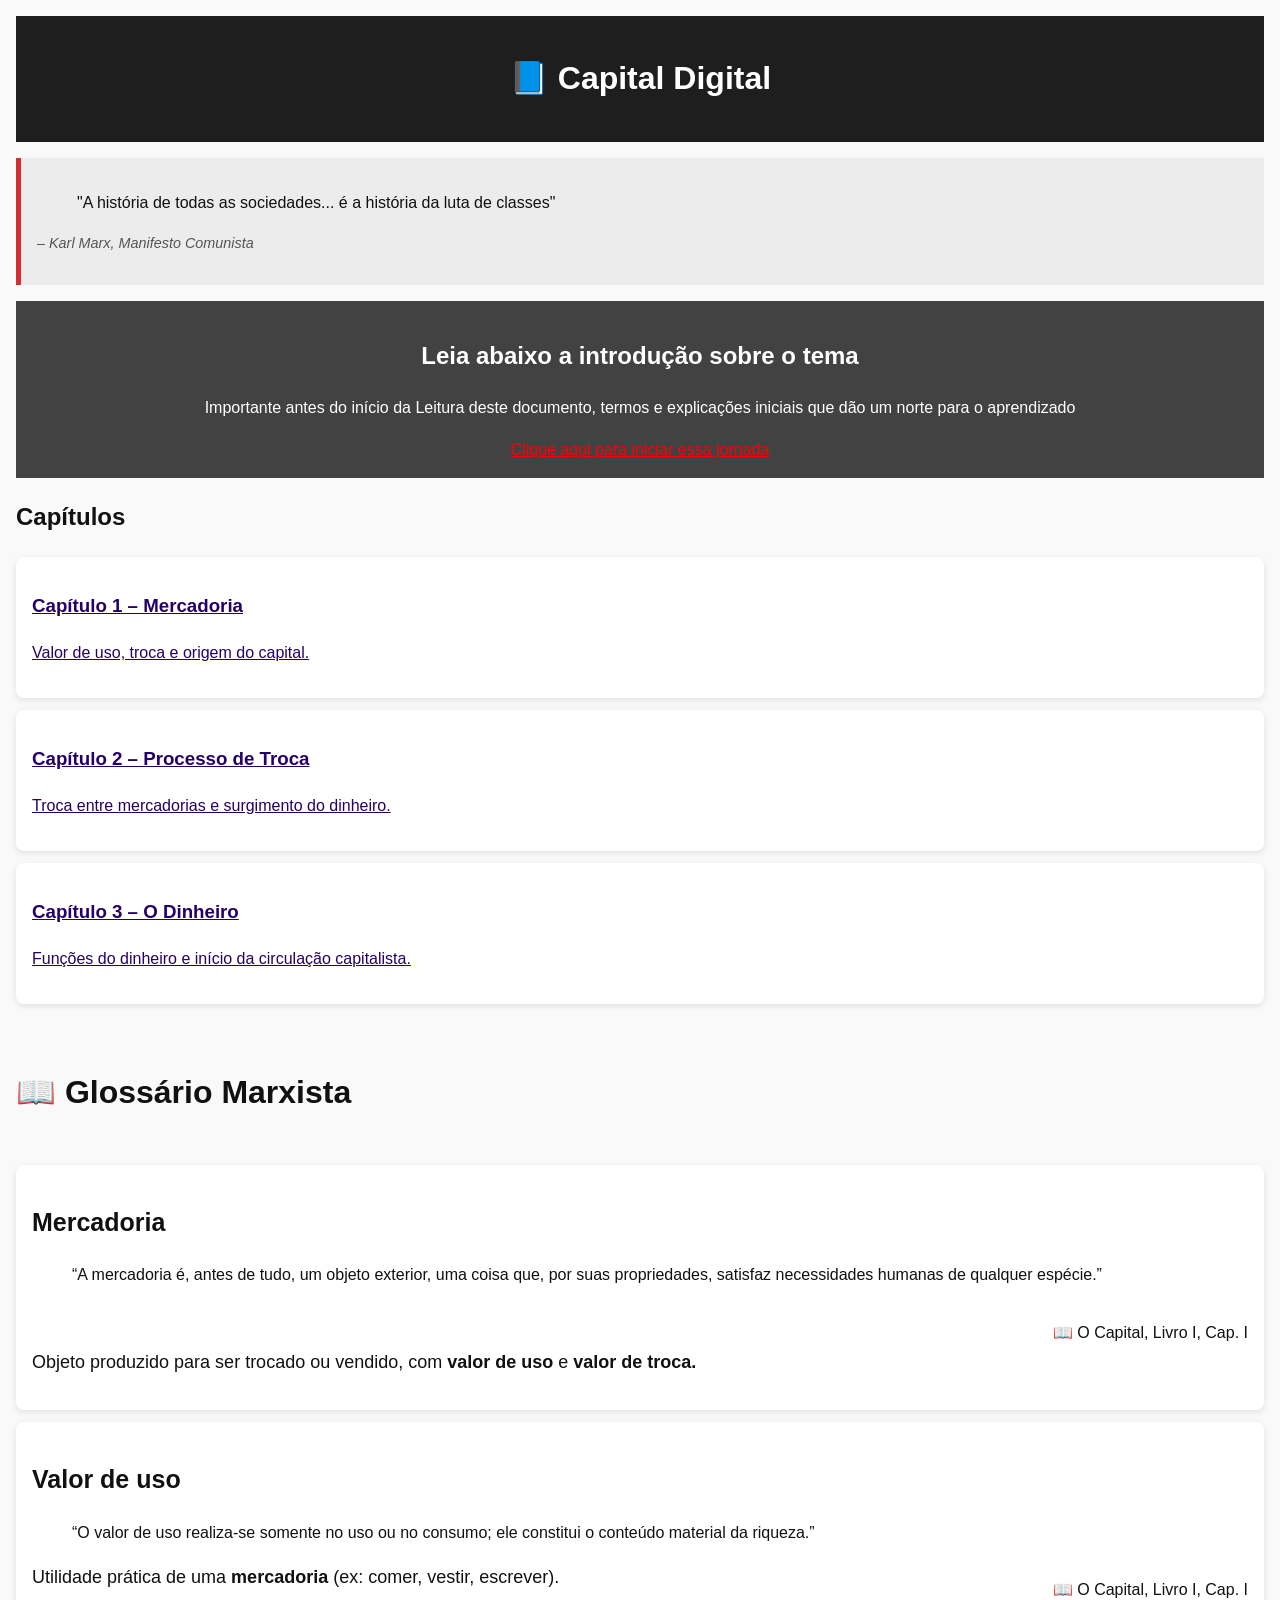
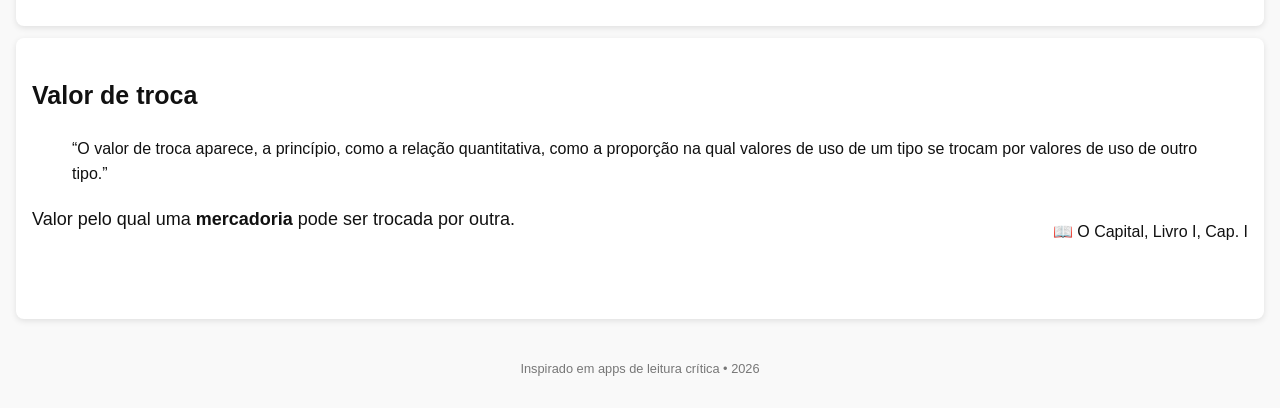
<file: index.html>
<!DOCTYPE html>
<html lang="pt-BR">
<head>
  <meta charset="UTF-8">
  <meta name="viewport" content="width=device-width, initial-scale=1.0">
  <title>Capital Digital</title>
  <link rel="stylesheet" href="estilo.css">
</head>
<body>
  <header>
    <h1>📘 Capital Digital</h1>
  </header>

  <section class="trecho-do-dia">
    <blockquote>
      "A história de todas as sociedades... é a história da luta de classes"
    </blockquote>
    <p class="autor">– Karl Marx, Manifesto Comunista</p>
  </section>
  
  <div class="intro">
    <h2>Leia abaixo a <b>introdução</b> sobre o tema</h2>
    <p>Importante antes do início da Leitura deste documento, termos e explicações iniciais que dão um norte para o aprendizado</p>
    <a href="intro.html" id="intro">Clique aqui para iniciar essa jornada</a>
  </div>

  <section class="capitulos">
    <h2>Capítulos</h2>
    <ul>
      <li>
        <a href="capitulo1.html">
          <h3 id="capitulo1">Capítulo 1 – Mercadoria</h3>
          <p>Valor de uso, troca e origem do capital.</p>
        </a>
      </li>
      <li>
        <a href="capitulo2.html">
          <h3>Capítulo 2 – Processo de Troca</h3>
          <p>Troca entre mercadorias e surgimento do dinheiro.</p>
        </a>
      </li>
      <li>
        <a href="capitulo3.html">
          <h3>Capítulo 3 – O Dinheiro</h3>
          <p>Funções do dinheiro e início da circulação capitalista.</p>
        </a>
      </li>
    </ul>
  </section>

  <br>
  <h1>📖 Glossário Marxista</h1>
  <br>

  <div class="termos">
    <h2 style="font-size: 25px;">Mercadoria</h2> 
    <blockquote style="text-decoration: wavy;">“A mercadoria é, antes de tudo, um objeto exterior, uma coisa que, por suas propriedades, satisfaz necessidades humanas de qualquer espécie.”</blockquote>
    <p style="float: right;">📖 O Capital, Livro I, Cap. I</p>
    <br>
    <p style="font-size: large;">Objeto produzido para ser trocado ou vendido, com <b>valor de uso</b> e <b>valor de troca.</b></p>
  </div>

  <div class="termos">
    <h2 style="font-size: 25px;">Valor de uso</h2>
    <blockquote style="text-decoration: wavy;">“O valor de uso realiza-se somente no uso ou no consumo; ele constitui o conteúdo material da riqueza.”</blockquote>
    <p style="float: right;">📖 O Capital, Livro I, Cap. I</p>
    <p style="font-size: large;">Utilidade prática de uma <b>mercadoria</b> (ex: comer, vestir, escrever).</p>
  </div>

  <div class="termos">
    <h2 style="font-size: 25px;">Valor de troca</h2> 
    <blockquote style="text-decoration: wavy;">“O valor de troca aparece, a princípio, como a relação quantitativa, como a proporção na qual valores de uso de um tipo se trocam por valores de uso de outro tipo.” </blockquote>
    <p style="float: right;">📖 O Capital, Livro I, Cap. I</p>
    <p style="font-size: large;">Valor pelo qual uma <b>mercadoria</b> pode ser trocada por outra.</p>
    <br><br>
  </div>

  <footer>
    <p>Inspirado em apps de leitura crítica • 2026</p>
  </footer>
</body>
</html>
</file>
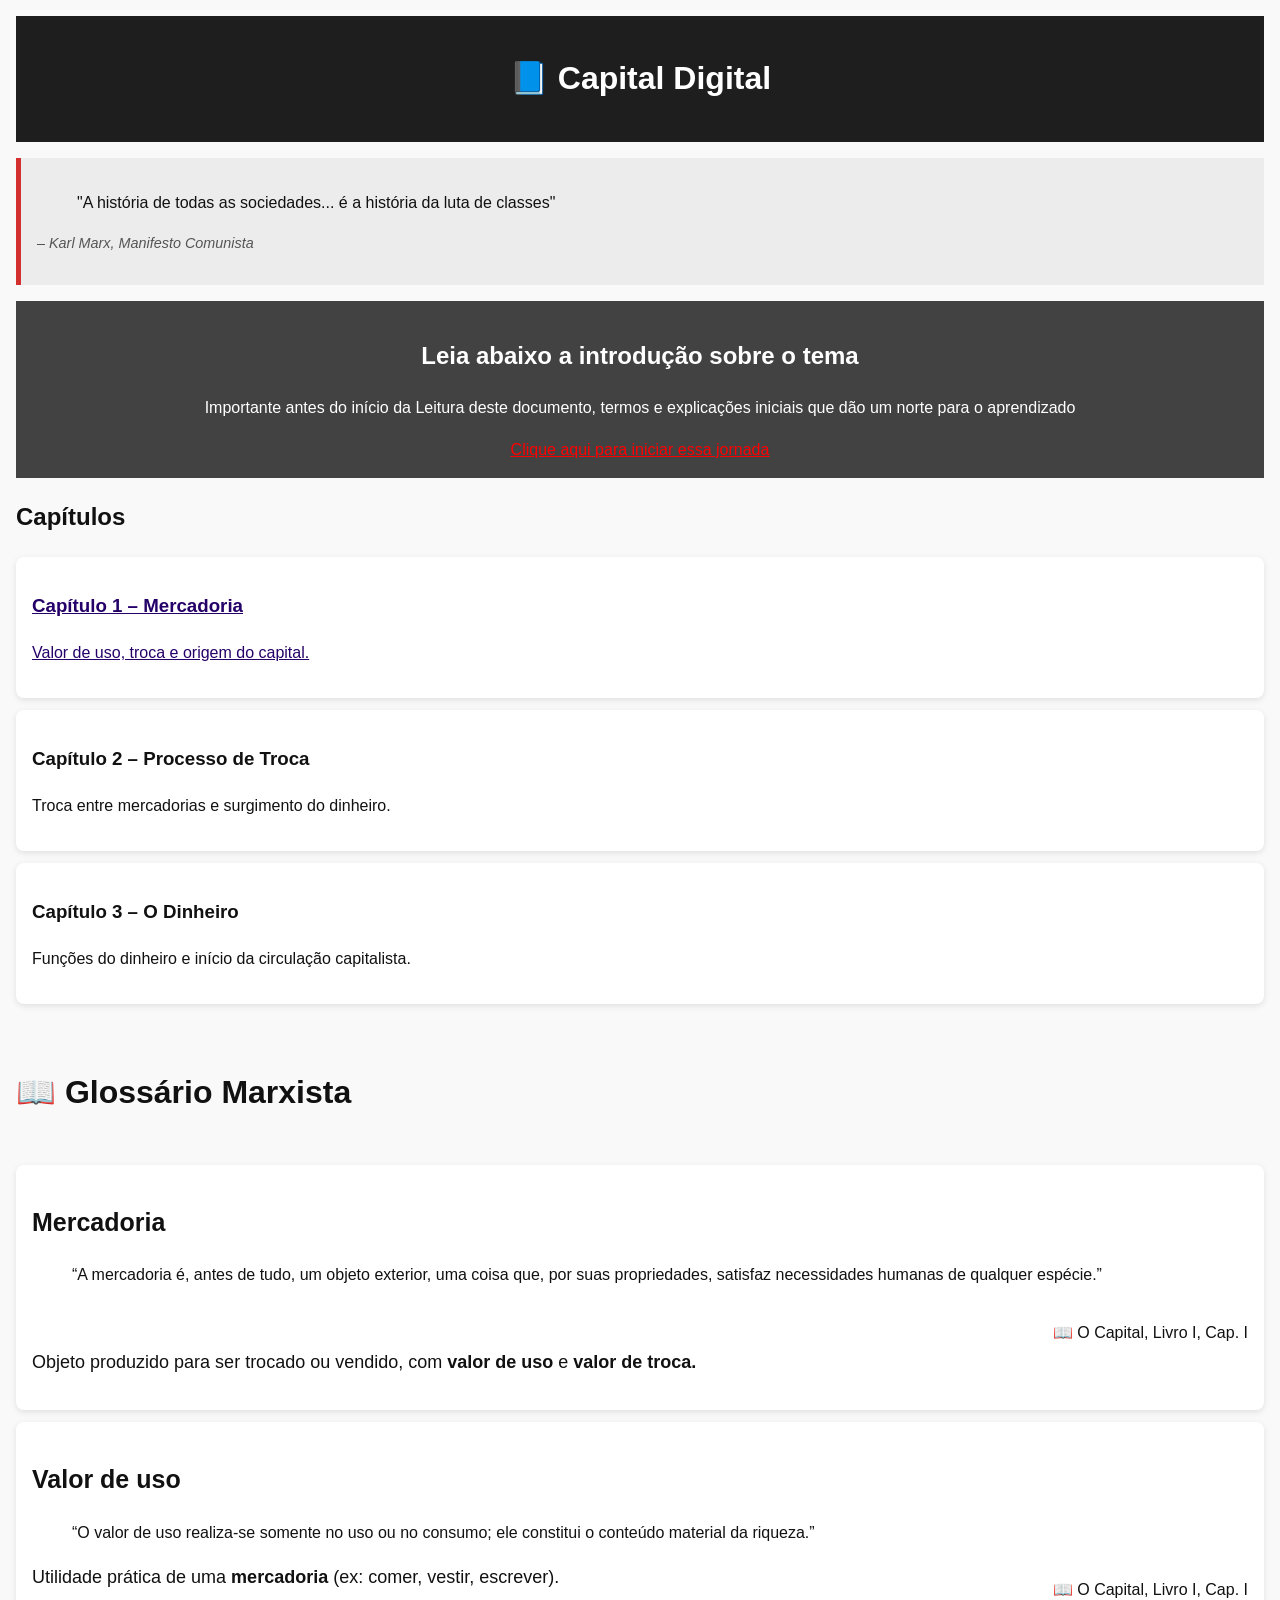
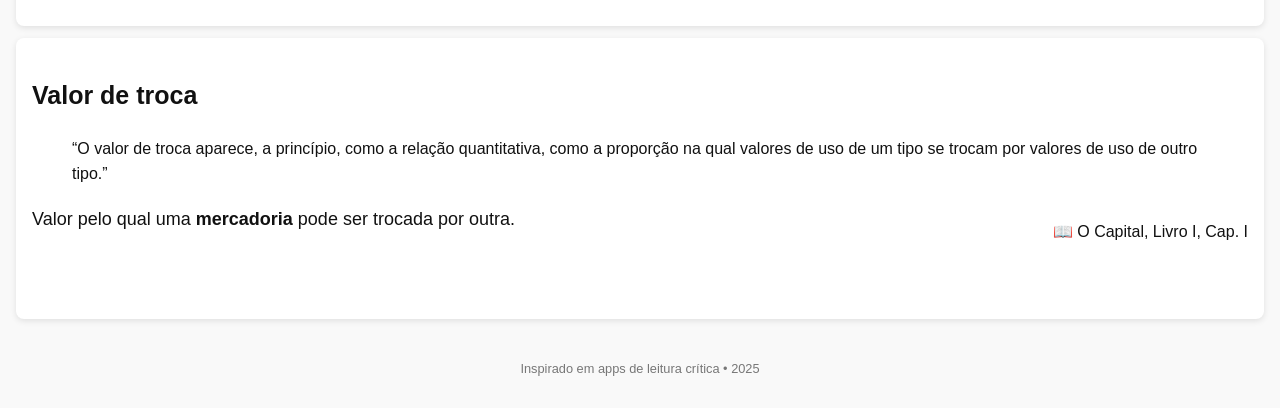
<file: projetoMarx/index.html>
<!DOCTYPE html>
<html lang="pt-BR">
<head>
  <meta charset="UTF-8">
  <meta name="viewport" content="width=device-width, initial-scale=1.0">
  <title>Capital Digital</title>
  <link rel="stylesheet" href="estilo.css">
</head>
<body>
  <header>
    <h1>📘 Capital Digital</h1>
  </header>

  <section class="trecho-do-dia">
    <blockquote>
      "A história de todas as sociedades... é a história da luta de classes"
    </blockquote>
    <p class="autor">– Karl Marx, Manifesto Comunista</p>
  </section>
  
  <div class="intro"><h2>Leia abaixo a <b>introdução</b> sobre o tema</h2>
    <p>Importante antes do início da Leitura deste documento, termos e explicações iniciais que dão um norte para o aprendizado</p>
    <a href="intro.html" id="intro">Clique aqui para iniciar essa jornada</a>
  </div>

  <section class="capitulos">
    <h2>Capítulos</h2>
    <ul>
      <li>
        <a href="capitulo1.html"><h3 id="capitulo1">Capítulo 1 – Mercadoria</h3>
        <p>Valor de uso, troca e origem do capital.</p></a>
      </li>
      <li>
        <h3>Capítulo 2 – Processo de Troca</h3>
        <p>Troca entre mercadorias e surgimento do dinheiro.</p>
      </li>
      <li>
        <h3>Capítulo 3 – O Dinheiro</h3>
        <p>Funções do dinheiro e início da circulação capitalista.</p>
      </li>
    </ul>
  </section>
  <br>
<h1>📖 Glossário Marxista</h1>
<br>
<div class="termos">
<h2 style="font-size: 25px;">Mercadoria</h2> 
<blockquote style="text-decoration: wavy;">“A mercadoria é, antes de tudo, um objeto exterior, uma coisa que, por suas propriedades, satisfaz necessidades humanas de qualquer espécie.”</blockquote>
<p style="float: right;">📖 O Capital, Livro I, Cap. I</p>
<br>
<p style="font-size: large;">Objeto produzido para ser trocado ou vendido, com <b>valor de uso</b> e <b>valor de troca.</b></p>
</div>

<div class="termos">
<h2 style="font-size: 25px;">Valor de uso</h2>
<blockquote style="text-decoration: wavy;">“O valor de uso realiza-se somente no uso ou no consumo; ele constitui o conteúdo material da riqueza.”</blockquote>
<p style="float: right;">📖 O Capital, Livro I, Cap. I</p>
<p style="font-size: large;">Utilidade prática de uma <b>mercadoria</b> (ex: comer, vestir, escrever).</b></p>
</div>

<div class="termos">
<h2 style="font-size: 25px;">Valor de troca</h2> 
<blockquote style="text-decoration: wavy;">“O valor de troca aparece, a princípio, como a relação quantitativa, como a proporção na qual valores de uso de um tipo se trocam por valores de uso de outro tipo.” </blockquote>
<p style="float: right;">📖 O Capital, Livro I, Cap. I</p>
<p style="font-size: large;">Valor pelo qual uma <b>mercadoria</b> pode ser trocada por outra.</b></p>
<br> <br>
</div>

  <footer>
    <p>Inspirado em apps de leitura crítica • 2025</p>
  </footer>
</body>
</html>
</file>
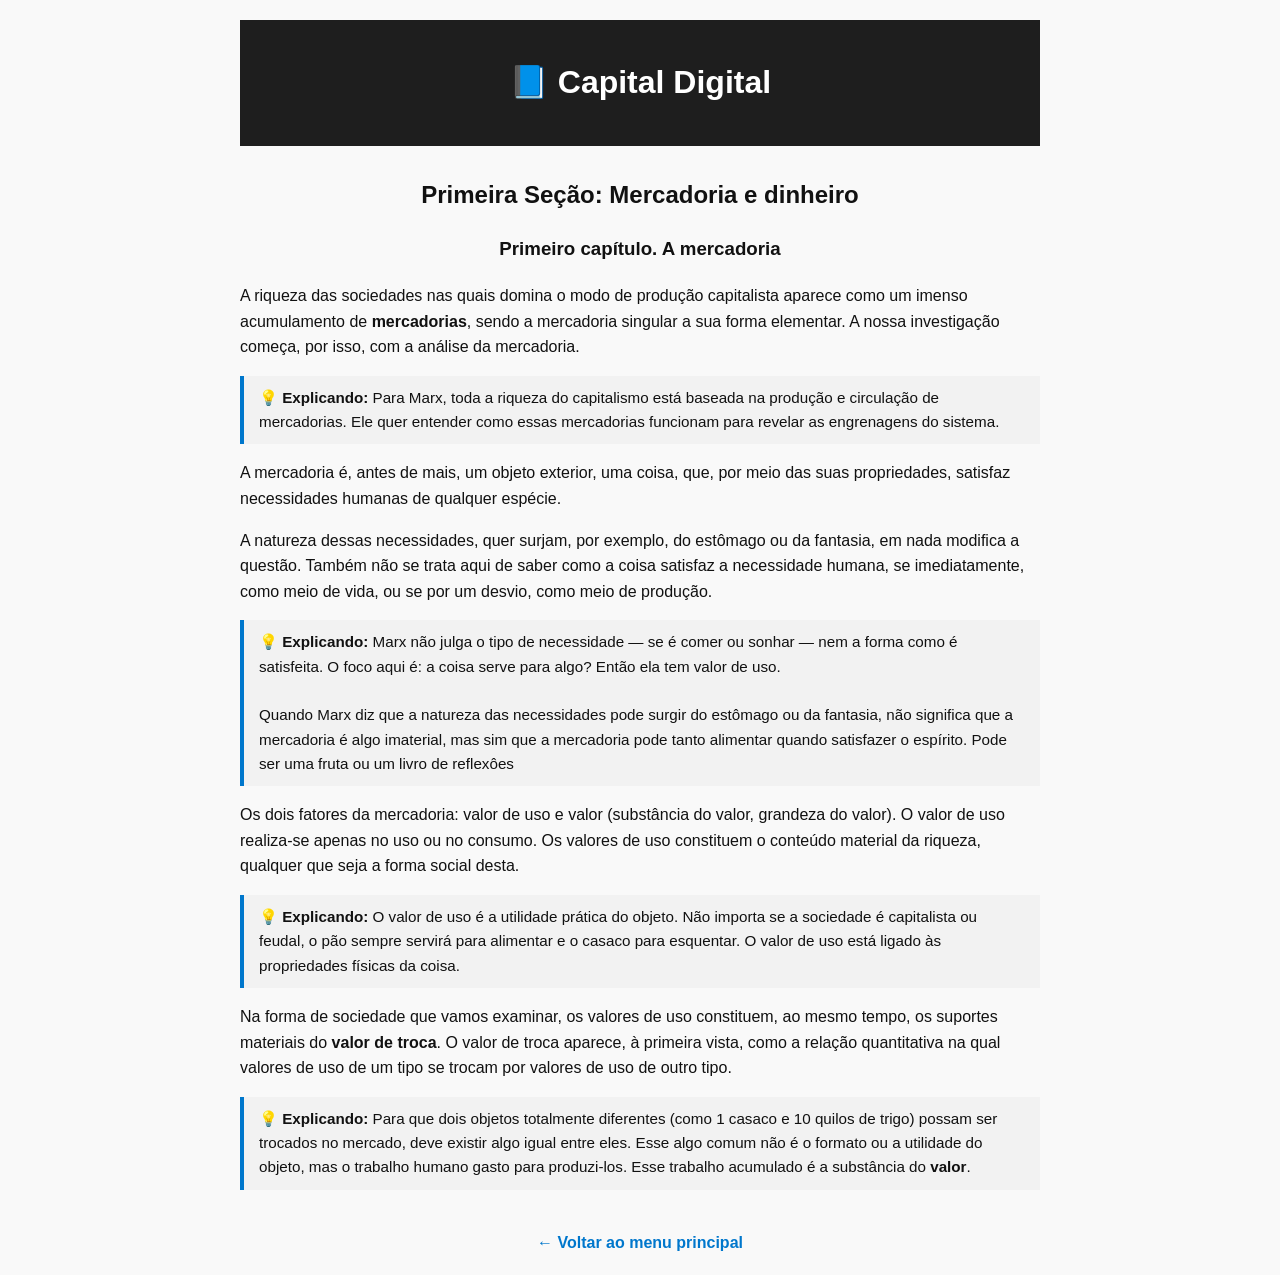
<file: capitulo1.html>
<!DOCTYPE html>
<html lang="pt-BR">
<head>
 <meta charset="UTF-8">
  <meta name="viewport" content="width=device-width, initial-scale=1.0">
  <title>Capital Digital</title>
  <link rel="stylesheet" href="estilo.css">
  <style>
    body {
      font-family: Arial, sans-serif;
      line-height: 1.6;
      padding: 20px;
      max-width: 800px;
      margin: auto;
    }

    .explicacao {
      background-color: #f2f2f2;
      border-left: 4px solid #0077cc;
      padding: 10px 15px;
      margin: 15px 0;
      font-size: 0.95em;
    }

    header {
      text-align: center;
      margin-bottom: 30px;
    }

    h2, h3 {
      text-align: center;
    }
  </style>
</head>
<body>
  <header>
    <h1>📘 Capital Digital</h1>
  </header>

  <h2>Primeira Seção: Mercadoria e dinheiro</h2>
  <h3>Primeiro capítulo. A mercadoria</h3>

  <p>A riqueza das sociedades nas quais domina o modo de produção capitalista aparece como um imenso acumulamento de <b>mercadorias</b>, sendo a mercadoria singular a sua forma elementar. A nossa investigação começa, por isso, com a análise da mercadoria.</p>

  <div class="explicacao">
    💡 <b>Explicando:</b> Para Marx, toda a riqueza do capitalismo está baseada na produção e circulação de mercadorias. Ele quer entender como essas mercadorias funcionam para revelar as engrenagens do sistema.
  </div>

  <p>A mercadoria é, antes de mais, um objeto exterior, uma coisa, que, por meio das suas propriedades, satisfaz necessidades humanas de qualquer espécie.</p>

  <p>A natureza dessas necessidades, quer surjam, por exemplo, do estômago ou da fantasia, em nada modifica a questão. Também não se trata aqui de saber como a coisa satisfaz a necessidade humana, se imediatamente, como meio de vida, ou se por um desvio, como meio de produção.</p>

  <div class="explicacao">
  💡 <b>Explicando:</b> Marx não julga o tipo de necessidade — se é comer ou sonhar — nem a forma como é satisfeita. O foco aqui é: a coisa serve para algo? Então ela tem valor de uso. <br> <br> 
    
   Quando Marx diz que a natureza das necessidades pode surgir do estômago ou da fantasia, não significa que a mercadoria é algo imaterial, mas sim que a mercadoria pode tanto alimentar quando satisfazer o espírito. Pode ser uma fruta ou um livro de reflexôes
  </div>
  <p>Os dois fatores da mercadoria: valor de uso e valor (substância do valor, grandeza do valor). O valor de uso realiza-se apenas no uso ou no consumo. Os valores de uso constituem o conteúdo material da riqueza, qualquer que seja a forma social desta.</p>

  <div class="explicacao">
    💡 <b>Explicando:</b> O valor de uso é a utilidade prática do objeto. Não importa se a sociedade é capitalista ou feudal, o pão sempre servirá para alimentar e o casaco para esquentar. O valor de uso está ligado às propriedades físicas da coisa.
  </div>

  <p>Na forma de sociedade que vamos examinar, os valores de uso constituem, ao mesmo tempo, os suportes materiais do <b>valor de troca</b>. O valor de troca aparece, à primeira vista, como a relação quantitativa na qual valores de uso de um tipo se trocam por valores de uso de outro tipo.</p>

  <div class="explicacao">
    💡 <b>Explicando:</b> Para que dois objetos totalmente diferentes (como 1 casaco e 10 quilos de trigo) possam ser trocados no mercado, deve existir algo igual entre eles. Esse algo comum não é o formato ou a utilidade do objeto, mas o trabalho humano gasto para produzi-los. Esse trabalho acumulado é a substância do <b>valor</b>.
  </div>

  <div style="text-align: center; margin-top: 40px;">
    <a href="index.html" style="color: #0077cc; text-decoration: none; font-weight: bold;">← Voltar ao menu principal</a>
  </div>
</body>
</html>
</file>
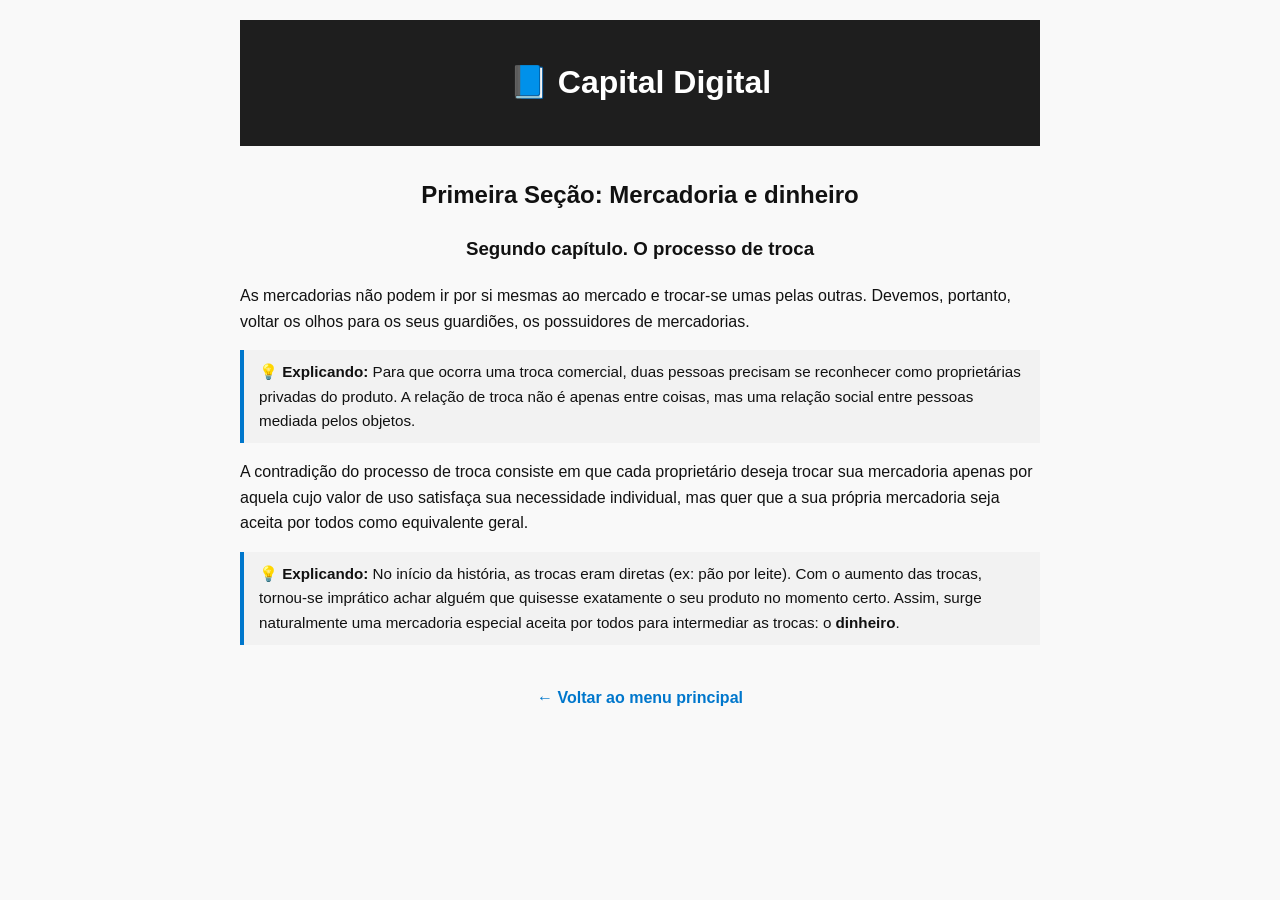
<file: capitulo2.html>
<!DOCTYPE html>
<html lang="pt-BR">
<head>
  <meta charset="UTF-8">
  <meta name="viewport" content="width=device-width, initial-scale=1.0">
  <title>Capital Digital - Capítulo 2</title>
  <link rel="stylesheet" href="estilo.css">
  <style>
    body {
      font-family: Arial, sans-serif;
      line-height: 1.6;
      padding: 20px;
      max-width: 800px;
      margin: auto;
    }

    .explicacao {
      background-color: #f2f2f2;
      border-left: 4px solid #0077cc;
      padding: 10px 15px;
      margin: 15px 0;
      font-size: 0.95em;
    }

    header {
      text-align: center;
      margin-bottom: 30px;
    }

    h2, h3 {
      text-align: center;
    }
  </style>
</head>
<body>
  <header>
    <h1>📘 Capital Digital</h1>
  </header>

  <h2>Primeira Seção: Mercadoria e dinheiro</h2>
  <h3>Segundo capítulo. O processo de troca</h3>

  <p>As mercadorias não podem ir por si mesmas ao mercado e trocar-se umas pelas outras. Devemos, portanto, voltar os olhos para os seus guardiões, os possuidores de mercadorias.</p>

  <div class="explicacao">
    💡 <b>Explicando:</b> Para que ocorra uma troca comercial, duas pessoas precisam se reconhecer como proprietárias privadas do produto. A relação de troca não é apenas entre coisas, mas uma relação social entre pessoas mediada pelos objetos.
  </div>

  <p>A contradição do processo de troca consiste em que cada proprietário deseja trocar sua mercadoria apenas por aquela cujo valor de uso satisfaça sua necessidade individual, mas quer que a sua própria mercadoria seja aceita por todos como equivalente geral.</p>

  <div class="explicacao">
    💡 <b>Explicando:</b> No início da história, as trocas eram diretas (ex: pão por leite). Com o aumento das trocas, tornou-se imprático achar alguém que quisesse exatamente o seu produto no momento certo. Assim, surge naturalmente uma mercadoria especial aceita por todos para intermediar as trocas: o <b>dinheiro</b>.
  </div>

  <div style="text-align: center; margin-top: 40px;">
    <a href="index.html" style="color: #0077cc; text-decoration: none; font-weight: bold;">← Voltar ao menu principal</a>
  </div>
</body>
</html>
</file>
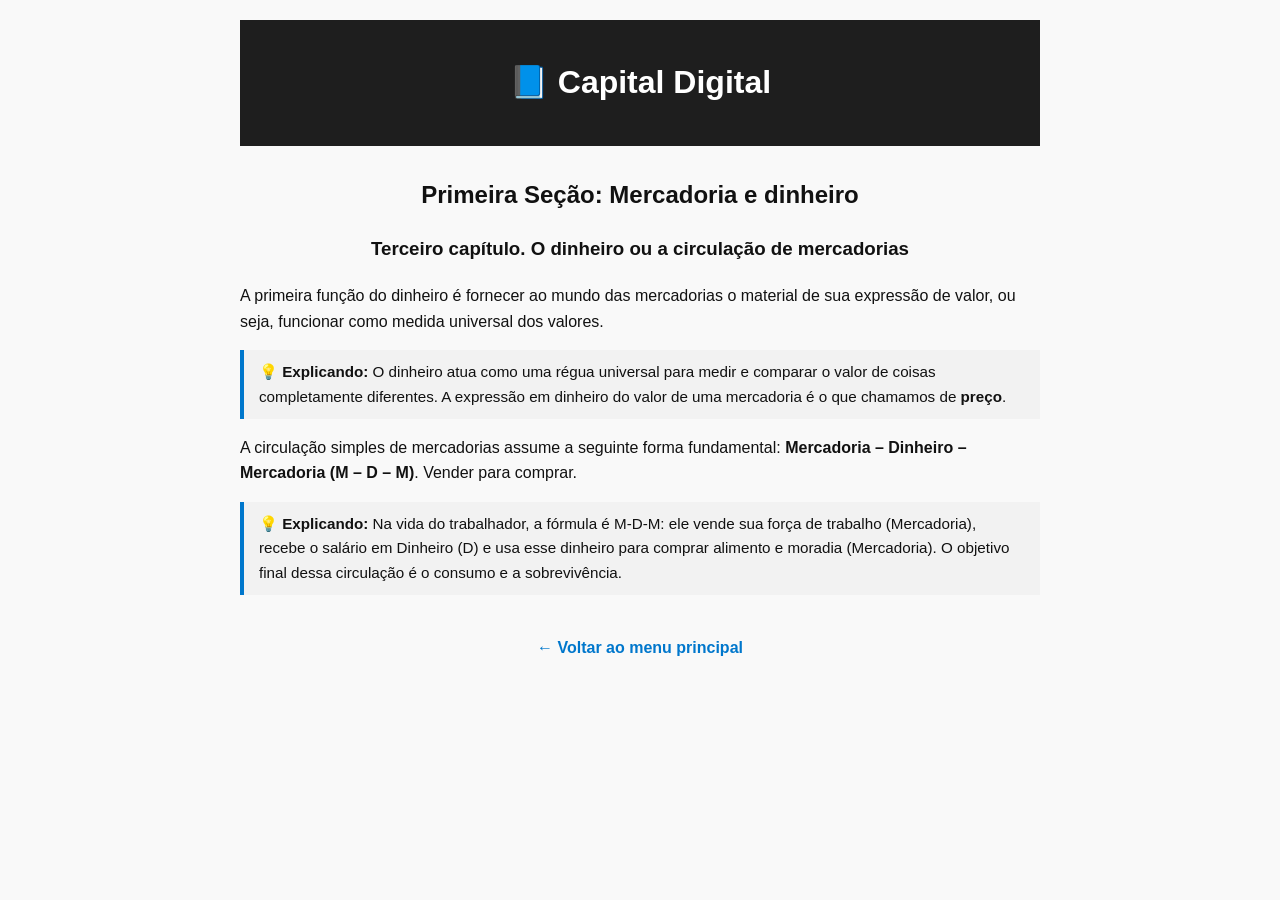
<file: capitulo3.html>
<!DOCTYPE html>
<html lang="pt-BR">
<head>
  <meta charset="UTF-8">
  <meta name="viewport" content="width=device-width, initial-scale=1.0">
  <title>Capital Digital - Capítulo 3</title>
  <link rel="stylesheet" href="estilo.css">
  <style>
    body {
      font-family: Arial, sans-serif;
      line-height: 1.6;
      padding: 20px;
      max-width: 800px;
      margin: auto;
    }

    .explicacao {
      background-color: #f2f2f2;
      border-left: 4px solid #0077cc;
      padding: 10px 15px;
      margin: 15px 0;
      font-size: 0.95em;
    }

    header {
      text-align: center;
      margin-bottom: 30px;
    }

    h2, h3 {
      text-align: center;
    }
  </style>
</head>
<body>
  <header>
    <h1>📘 Capital Digital</h1>
  </header>

  <h2>Primeira Seção: Mercadoria e dinheiro</h2>
  <h3>Terceiro capítulo. O dinheiro ou a circulação de mercadorias</h3>

  <p>A primeira função do dinheiro é fornecer ao mundo das mercadorias o material de sua expressão de valor, ou seja, funcionar como medida universal dos valores.</p>

  <div class="explicacao">
    💡 <b>Explicando:</b> O dinheiro atua como uma régua universal para medir e comparar o valor de coisas completamente diferentes. A expressão em dinheiro do valor de uma mercadoria é o que chamamos de <b>preço</b>.
  </div>

  <p>A circulação simples de mercadorias assume a seguinte forma fundamental: <b>Mercadoria – Dinheiro – Mercadoria (M – D – M)</b>. Vender para comprar.</p>

  <div class="explicacao">
    💡 <b>Explicando:</b> Na vida do trabalhador, a fórmula é M-D-M: ele vende sua força de trabalho (Mercadoria), recebe o salário em Dinheiro (D) e usa esse dinheiro para comprar alimento e moradia (Mercadoria). O objetivo final dessa circulação é o consumo e a sobrevivência.
  </div>

  <div style="text-align: center; margin-top: 40px;">
    <a href="index.html" style="color: #0077cc; text-decoration: none; font-weight: bold;">← Voltar ao menu principal</a>
  </div>
</body>
</html>
</file>
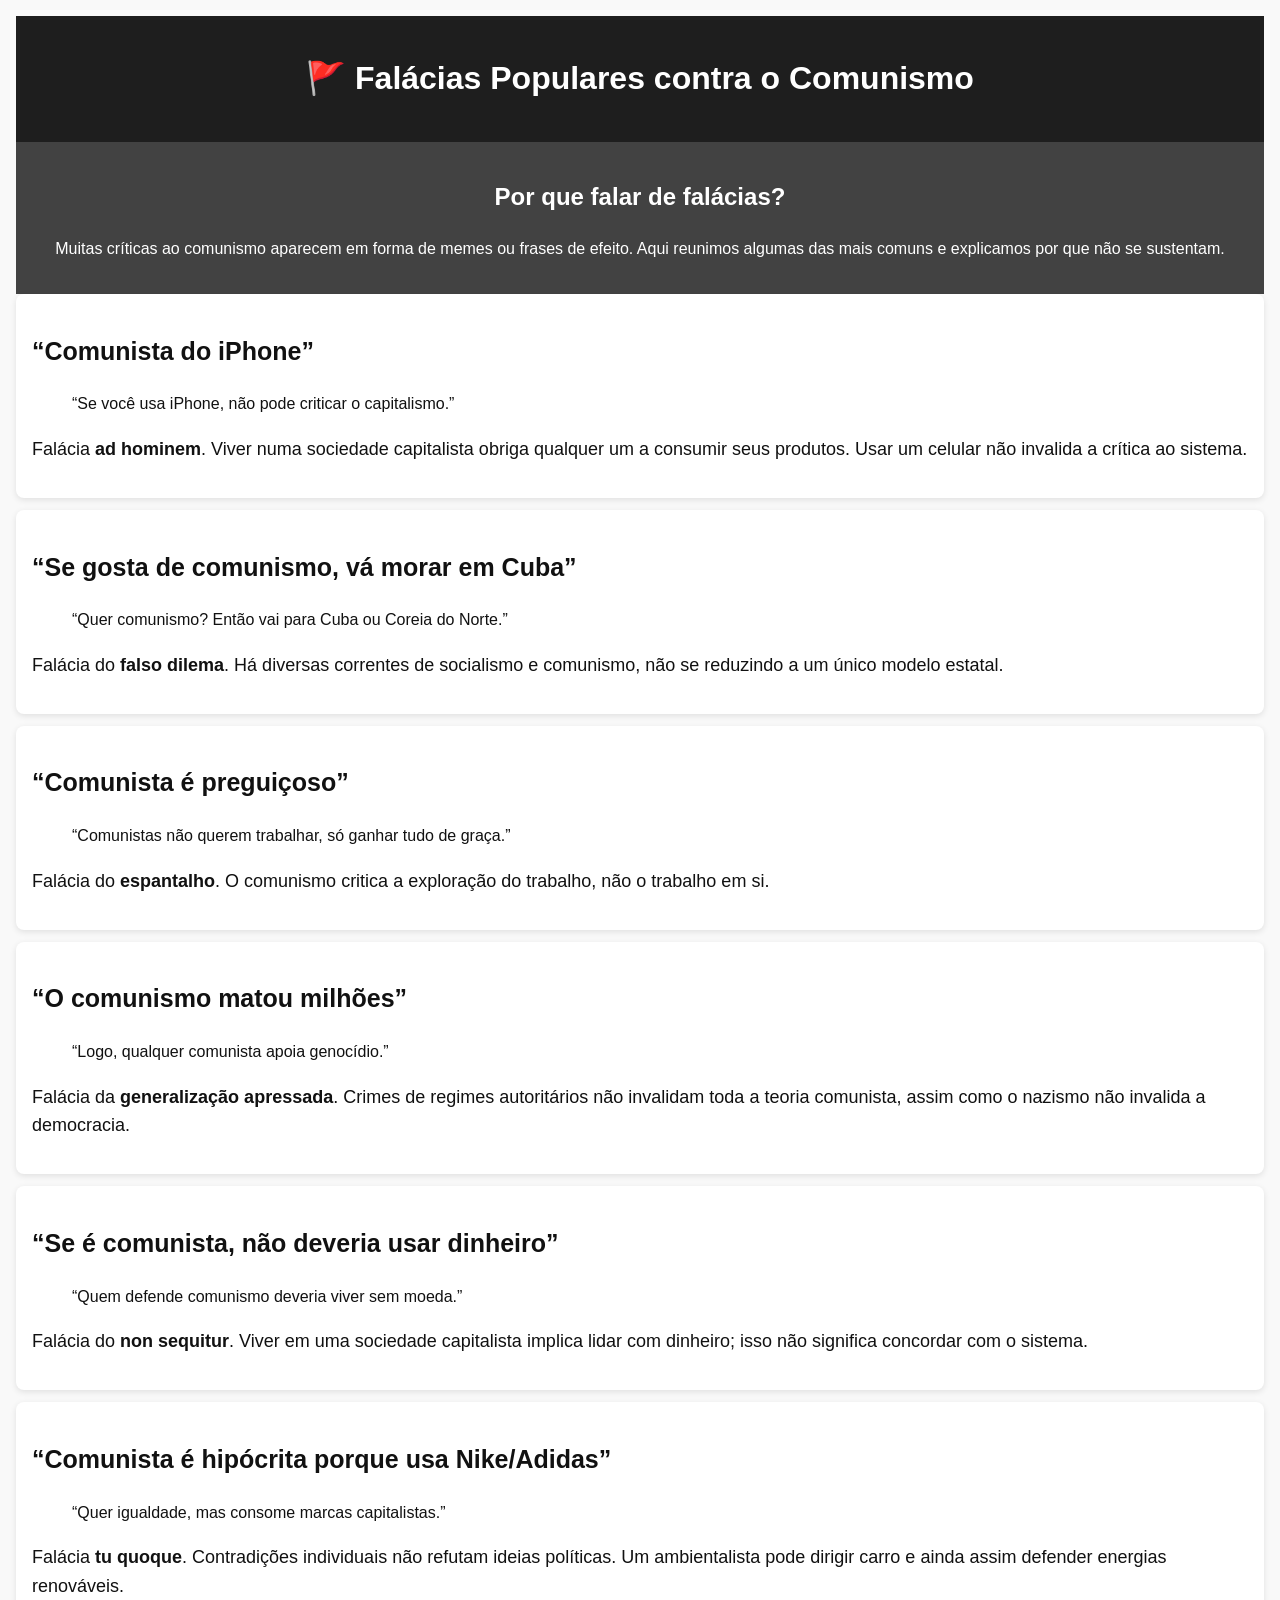
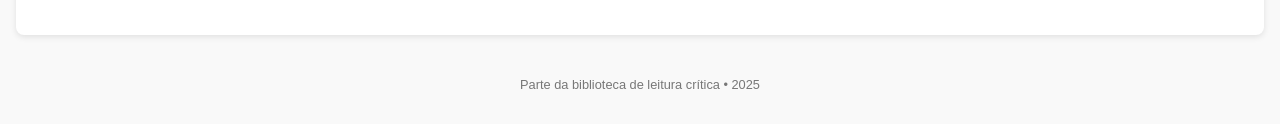
<file: falacias.html>
<!DOCTYPE html>
<html lang="pt-BR">
<head>
  <meta charset="UTF-8">
  <meta name="viewport" content="width=device-width, initial-scale=1.0">
  <title>Falácias Populares</title>
  <link rel="stylesheet" href="estilo.css">
</head>
<body>
  <header>
    <h1>🚩 Falácias Populares contra o Comunismo</h1>
  </header>

  <section class="intro">
    <h2>Por que falar de falácias?</h2>
    <p>Muitas críticas ao comunismo aparecem em forma de memes ou frases de efeito. 
    Aqui reunimos algumas das mais comuns e explicamos por que não se sustentam.</p>
  </section>

  <div class="termos">
    <h2 style="font-size: 25px;">“Comunista do iPhone”</h2>
    <blockquote>“Se você usa iPhone, não pode criticar o capitalismo.”</blockquote>
    <p style="font-size: large;">Falácia <b>ad hominem</b>. 
    Viver numa sociedade capitalista obriga qualquer um a consumir seus produtos. 
    Usar um celular não invalida a crítica ao sistema.</p>
  </div>

  <div class="termos">
    <h2 style="font-size: 25px;">“Se gosta de comunismo, vá morar em Cuba”</h2>
    <blockquote>“Quer comunismo? Então vai para Cuba ou Coreia do Norte.”</blockquote>
    <p style="font-size: large;">Falácia do <b>falso dilema</b>. 
    Há diversas correntes de socialismo e comunismo, não se reduzindo a um único modelo estatal.</p>
  </div>

  <div class="termos">
    <h2 style="font-size: 25px;">“Comunista é preguiçoso”</h2>
    <blockquote>“Comunistas não querem trabalhar, só ganhar tudo de graça.”</blockquote>
    <p style="font-size: large;">Falácia do <b>espantalho</b>. 
    O comunismo critica a exploração do trabalho, não o trabalho em si.</p>
  </div>

  <div class="termos">
    <h2 style="font-size: 25px;">“O comunismo matou milhões”</h2>
    <blockquote>“Logo, qualquer comunista apoia genocídio.”</blockquote>
    <p style="font-size: large;">Falácia da <b>generalização apressada</b>. 
    Crimes de regimes autoritários não invalidam toda a teoria comunista, assim como o nazismo não invalida a democracia.</p>
  </div>

  <div class="termos">
    <h2 style="font-size: 25px;">“Se é comunista, não deveria usar dinheiro”</h2>
    <blockquote>“Quem defende comunismo deveria viver sem moeda.”</blockquote>
    <p style="font-size: large;">Falácia do <b>non sequitur</b>. 
    Viver em uma sociedade capitalista implica lidar com dinheiro; isso não significa concordar com o sistema.</p>
  </div>

  <div class="termos">
    <h2 style="font-size: 25px;">“Comunista é hipócrita porque usa Nike/Adidas”</h2>
    <blockquote>“Quer igualdade, mas consome marcas capitalistas.”</blockquote>
    <p style="font-size: large;">Falácia <b>tu quoque</b>. 
    Contradições individuais não refutam ideias políticas. 
    Um ambientalista pode dirigir carro e ainda assim defender energias renováveis.</p>
  </div>

  <footer>
    <p>Parte da biblioteca de leitura crítica • 2025</p>
  </footer>
</body>
</html>
</file>
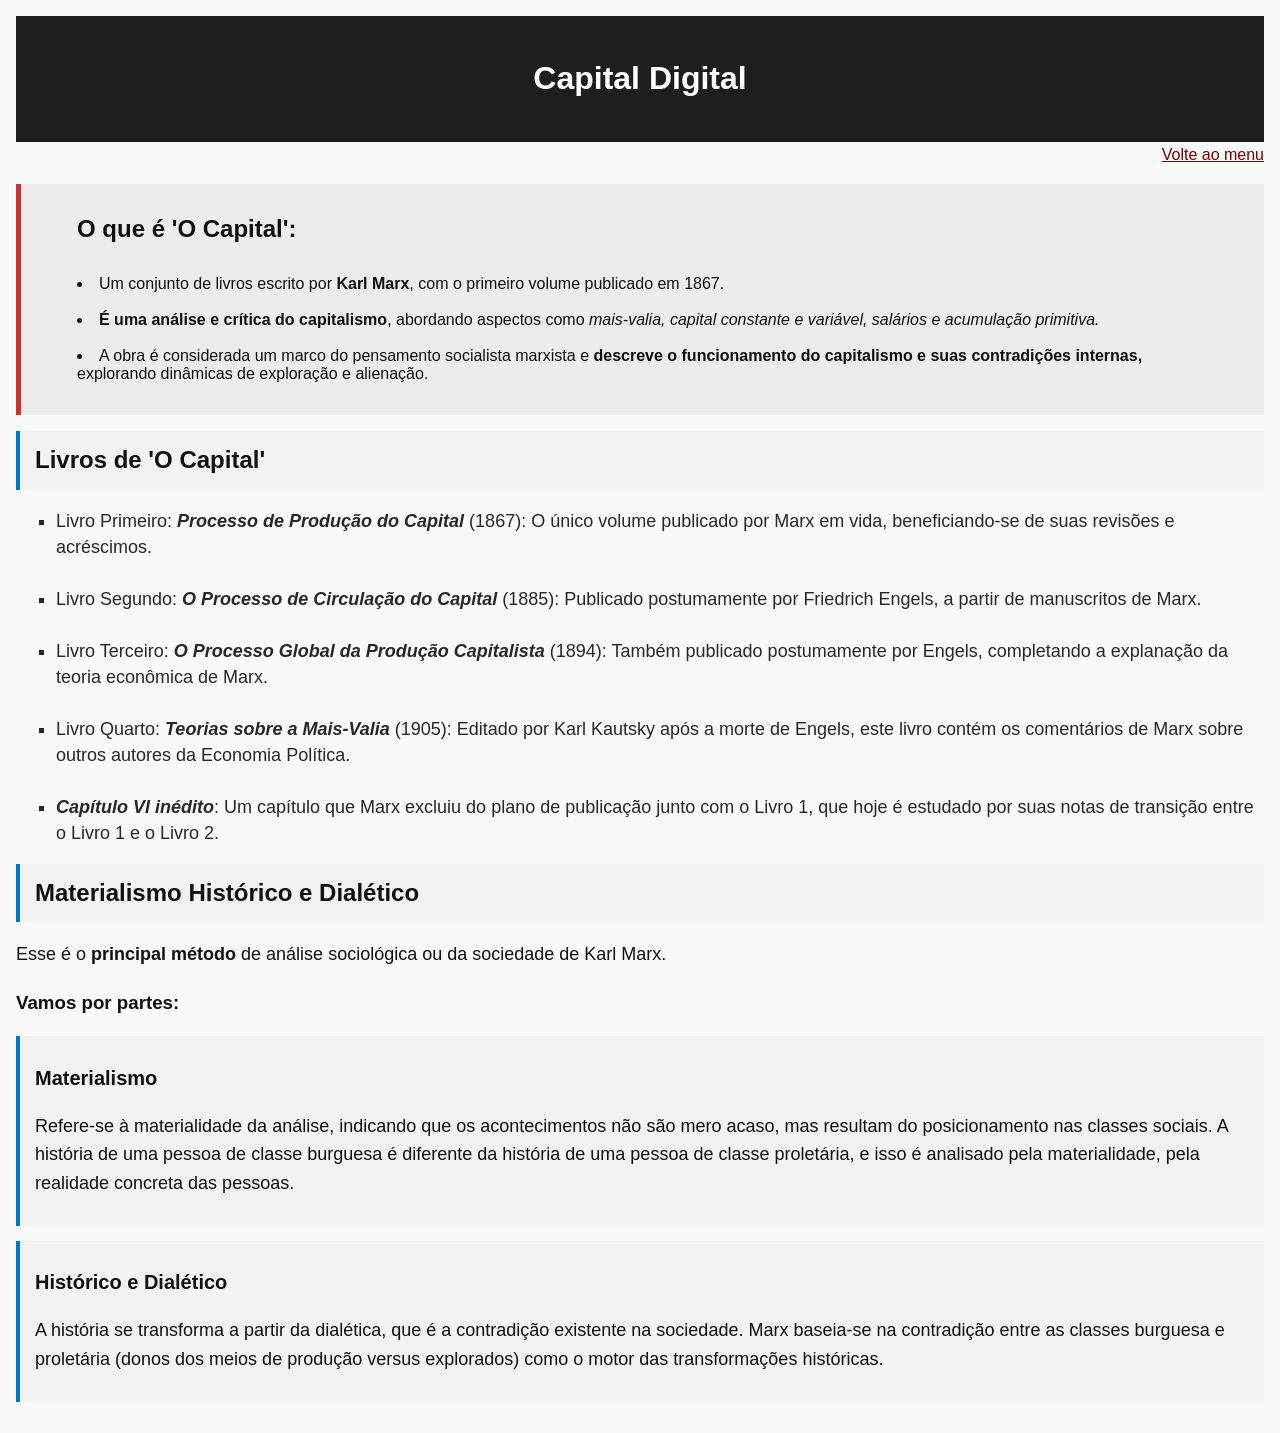
<file: intro.html>
<!DOCTYPE html>
<html lang="pt-BR">
<head>
  <meta charset="UTF-8">
  <meta name="viewport" content="width=device-width, initial-scale=1.0">
  <title>Capital Digital</title>
  <link rel="stylesheet" href="estilo.css">
</head>
<body>
  <header>
    <h1>Capital Digital</h1>
  </header>
<a rel="stylesheet" href="index.html" style="float: right; color: rgb(119, 0, 0)">Volte ao menu</a>
<br>
  
  <section class="inicio">
    <blockquote>
       <h2>O que é 'O Capital':</h2>
       <br>
       <li>
        Um conjunto de livros escrito por <b>Karl Marx</b>, com o primeiro volume publicado em 1867.</li>
        <br>
        <LI><b>É uma análise e crítica do capitalismo</b>, abordando aspectos como <i>mais-valia, capital constante e variável, salários e acumulação primitiva.</i></LI> 
        <br>
        <li>A obra é considerada um marco do pensamento socialista marxista e <b>descreve o funcionamento do capitalismo e suas contradições internas,</b> explorando dinâmicas de exploração e alienação.</li>
    </section>

<h2 class="livros">Livros de 'O Capital'</h2>

<ul id="listalivros">
<li>Livro Primeiro: <b><i>Processo de Produção do Capital</i></b> (1867): O único volume publicado por Marx em vida, beneficiando-se de suas revisões e acréscimos.</li>
<br>
<li>Livro Segundo: <b><i>O Processo de Circulação do Capital</i></b> (1885): Publicado postumamente por Friedrich Engels, a partir de manuscritos de Marx.</li>
<br>
<li>Livro Terceiro: <b><i>O Processo Global da Produção Capitalista</i></b> (1894): Também publicado postumamente por Engels, completando a explanação da teoria econômica de Marx.</li>
<br>
<li>Livro Quarto: <b><i>Teorias sobre a Mais-Valia</i></b> (1905): Editado por Karl Kautsky após a morte de Engels, este livro contém os comentários de Marx sobre outros autores da Economia Política.</li>
<br>
<li><b><i>Capítulo VI inédito</i></b>: Um capítulo que Marx excluiu do plano de publicação junto com o Livro 1, que hoje é estudado por suas notas de transição entre o Livro 1 e o Livro 2.</li>
 </ul>

<h2 class="livros">Materialismo Histórico e Dialético</h2>
<p style="font-size: large;">Esse é o <b>principal método</b> de análise sociológica ou da sociedade de Karl Marx.</p>
<h3>Vamos por partes:</h3>

<div class="metodo"><p><b style="font-size: 20px;">Materialismo</b></p>
<p style="font-size: large;">Refere-se à materialidade da análise, indicando que os acontecimentos não são mero acaso, mas resultam do posicionamento nas classes sociais. A história de uma pessoa de classe burguesa é diferente da história de uma pessoa de classe proletária, e isso é analisado pela materialidade, pela realidade concreta das pessoas.</p>
</div>

<div class="metodo"><p><b style="font-size: 20px;">Histórico e Dialético</b></p>
<p style="font-size: large;"> A história se transforma a partir da dialética, que é a contradição existente na sociedade. Marx baseia-se na contradição entre as classes burguesa e proletária (donos dos meios de produção versus explorados) como o motor das transformações históricas.</p>
</div>
</file>
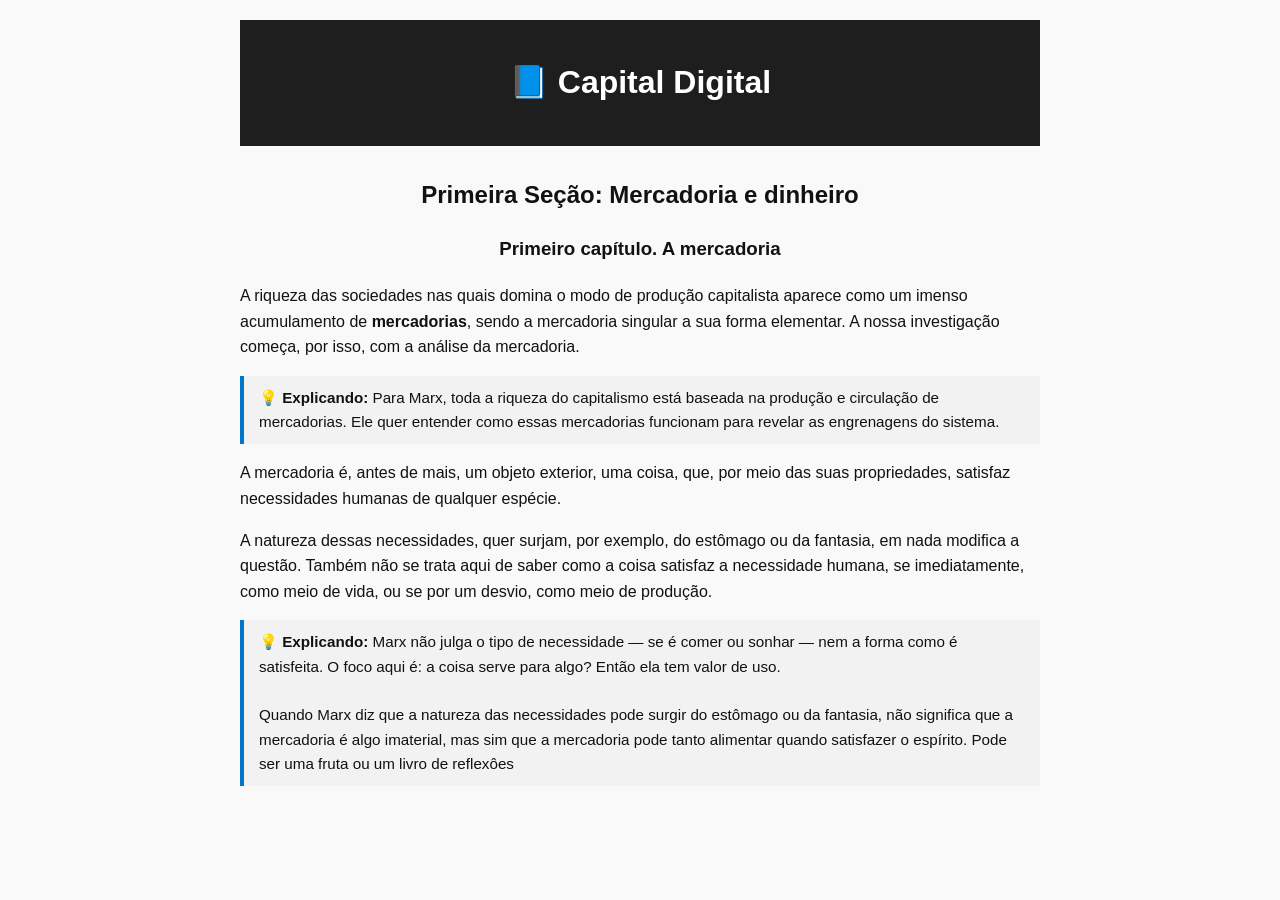
<file: projetoMarx/capitulo1.html>
<!DOCTYPE html>
<html lang="pt-BR">
<head>
 <meta charset="UTF-8">
  <meta name="viewport" content="width=device-width, initial-scale=1.0">
  <title>Capital Digital</title>
  <link rel="stylesheet" href="estilo.css">
  <style>
    body {
      font-family: Arial, sans-serif;
      line-height: 1.6;
      padding: 20px;
      max-width: 800px;
      margin: auto;
    }

    .explicacao {
      background-color: #f2f2f2;
      border-left: 4px solid #0077cc;
      padding: 10px 15px;
      margin: 15px 0;
      font-size: 0.95em;
    }

    header {
      text-align: center;
      margin-bottom: 30px;
    }

    h2, h3 {
      text-align: center;
    }
  </style>
</head>
<body>
  <header>
    <h1>📘 Capital Digital</h1>
  </header>

  <h2>Primeira Seção: Mercadoria e dinheiro</h2>
  <h3>Primeiro capítulo. A mercadoria</h3>

  <p>A riqueza das sociedades nas quais domina o modo de produção capitalista aparece como um imenso acumulamento de <b>mercadorias</b>, sendo a mercadoria singular a sua forma elementar. A nossa investigação começa, por isso, com a análise da mercadoria.</p>

  <div class="explicacao">
    💡 <b>Explicando:</b> Para Marx, toda a riqueza do capitalismo está baseada na produção e circulação de mercadorias. Ele quer entender como essas mercadorias funcionam para revelar as engrenagens do sistema.
  </div>

  <p>A mercadoria é, antes de mais, um objeto exterior, uma coisa, que, por meio das suas propriedades, satisfaz necessidades humanas de qualquer espécie.</p>

  <p>A natureza dessas necessidades, quer surjam, por exemplo, do estômago ou da fantasia, em nada modifica a questão. Também não se trata aqui de saber como a coisa satisfaz a necessidade humana, se imediatamente, como meio de vida, ou se por um desvio, como meio de produção.</p>

  <div class="explicacao">
  💡 <b>Explicando:</b> Marx não julga o tipo de necessidade — se é comer ou sonhar — nem a forma como é satisfeita. O foco aqui é: a coisa serve para algo? Então ela tem valor de uso. <br> <br> 
    
   Quando Marx diz que a natureza das necessidades pode surgir do estômago ou da fantasia, não significa que a mercadoria é algo imaterial, mas sim que a mercadoria pode tanto alimentar quando satisfazer o espírito. Pode ser uma fruta ou um livro de reflexôes
  </div>
</body>
</html>
</file>
<file: estilo.css>
body {
  font-family: Arial, sans-serif;
  margin: 0;
  background-color: #f9f9f9;
  color: #111;
  line-height: 1.6;
  padding: 16px;
}

header {
  background: #1e1e1e;
  color: white;
  padding: 16px;
  text-align: center;
}

.trecho-do-dia {
  background: #ececec;
  padding: 16px;
  margin: 16px 0;
  border-left: 5px solid #d32f2f;
}

.autor {
  font-style: italic;
  font-size: 0.9em;
  color: #555;
}

.capitulos ul {
  list-style: none;
  padding: 0;
}

.capitulos li {
  background: white;
  margin-bottom: 12px;
  padding: 16px;
  border-radius: 8px;
  box-shadow: 0px 2px 6px rgba(0,0,0,0.1);
}

footer {
  text-align: center;
  font-size: 0.8em;
  color: #777;
  margin-top: 40px;
}

.capitulos li:hover {
    background-color: rgb(152, 183, 211);
}

link{
    color: #555;
    text-decoration: underline;
}

.termos{
    background: white;
    margin-bottom: 12px;
    padding: 16px;
    border-radius: 8px;
    box-shadow: 0px 2px 6px rgba(0,0,0,0.1);
}

.intro{
  background: #424242;
  color: white;
  padding: 16px;
  text-align: center;
}

a{
  color: #250069;
}

#intro{
  color: #ff0000;
}

.inicio {
  background: #ececec;
  padding: 16px;
  margin: 16px 0;
  border-left: 5px solid #d32f2f;
  line-height: 18px;
}

.livros{
  background-color: #f2f2f2;
      border-left: 4px solid #0077cc;
      padding: 10px 15px;
      margin: 15px 0;
}

#listalivros{
  font-size: large;
  color: #272727;
  list-style-type: square;
  line-height: 26px;
}

.metodo{
      background-color: #f2f2f2;
      border-left: 4px solid #0077cc;
      padding: 10px 15px;
      margin: 15px 0;
      font-size: 0.95em;
}

.principalmetodo{
  color: red;
}
</file>
<file: projetoMarx/estilo.css>
body {
  font-family: Arial, sans-serif;
  margin: 0;
  background-color: #f9f9f9;
  color: #111;
  line-height: 1.6;
  padding: 16px;
}

header {
  background: #1e1e1e;
  color: white;
  padding: 16px;
  text-align: center;
}

.trecho-do-dia {
  background: #ececec;
  padding: 16px;
  margin: 16px 0;
  border-left: 5px solid #d32f2f;
}

.autor {
  font-style: italic;
  font-size: 0.9em;
  color: #555;
}

.capitulos ul {
  list-style: none;
  padding: 0;
}

.capitulos li {
  background: white;
  margin-bottom: 12px;
  padding: 16px;
  border-radius: 8px;
  box-shadow: 0px 2px 6px rgba(0,0,0,0.1);
}

footer {
  text-align: center;
  font-size: 0.8em;
  color: #777;
  margin-top: 40px;
}

.capitulos li:hover {
    background-color: rgb(152, 183, 211);
}

link{
    color: #555;
    text-decoration: underline;
}

.termos{
    background: white;
    margin-bottom: 12px;
    padding: 16px;
    border-radius: 8px;
    box-shadow: 0px 2px 6px rgba(0,0,0,0.1);
}

.intro{
  background: #424242;
  color: white;
  padding: 16px;
  text-align: center;
}

a{
  color: #250069;
}

#intro{
  color: #ff0000;
}

.inicio {
  background: #ececec;
  padding: 16px;
  margin: 16px 0;
  border-left: 5px solid #d32f2f;
  line-height: 18px;
}

.livros{
  background-color: #f2f2f2;
      border-left: 4px solid #0077cc;
      padding: 10px 15px;
      margin: 15px 0;
}

#listalivros{
  font-size: large;
  color: #272727;
  list-style-type: square;
  line-height: 26px;
}

.metodo{
      background-color: #f2f2f2;
      border-left: 4px solid #0077cc;
      padding: 10px 15px;
      margin: 15px 0;
      font-size: 0.95em;
}

.principalmetodo{
  color: red;
}
</file>
